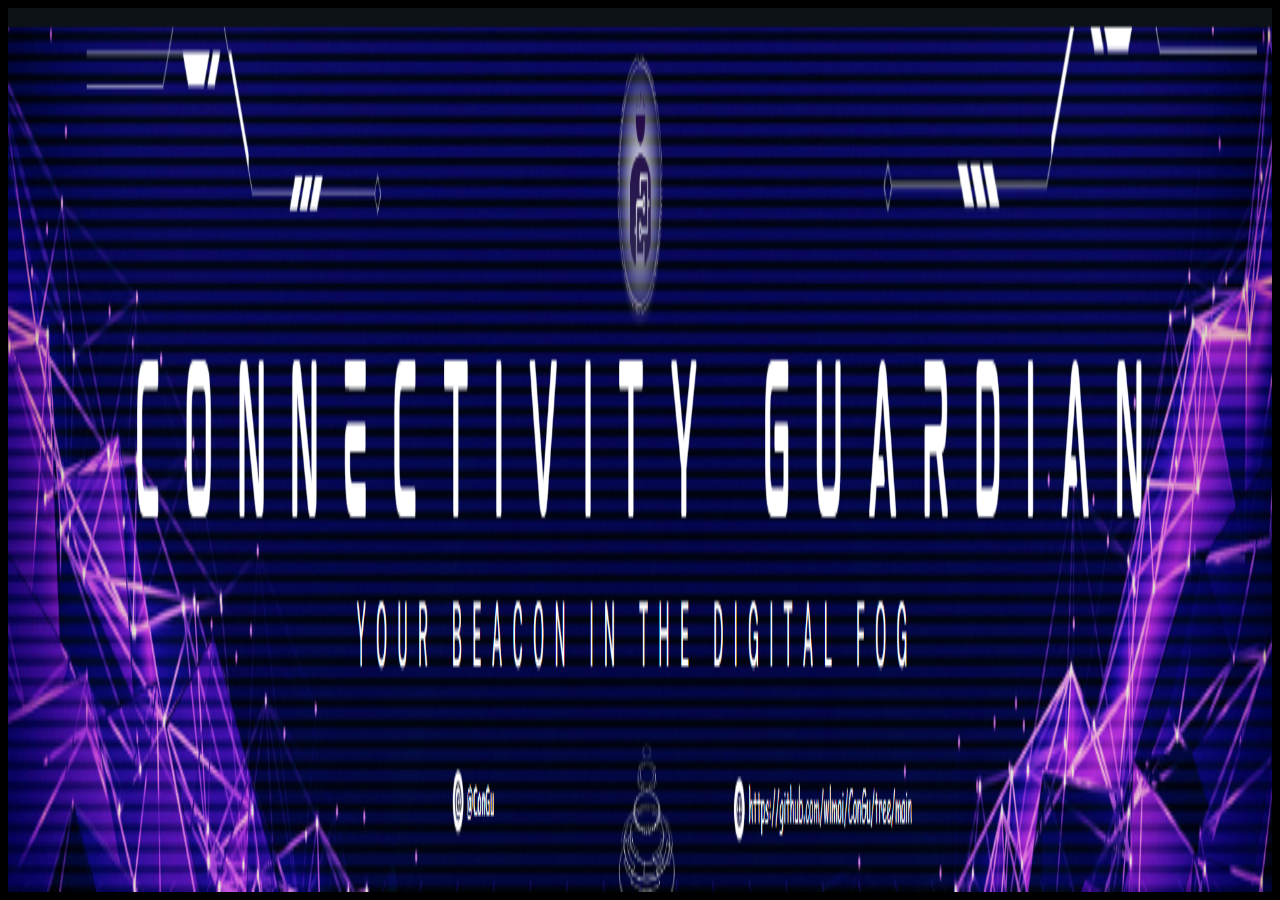
<file: ConGU/atas.html>
<html>
<head><title>MAN Insan Cendekia Serpong</title></head>
<body bgcolor="black">

<center>
	<div style="width: 100%; height: 100%;">
		<img src="cover.png" style="width: 100%; height: 100%;">
	</div>
</center>
</body>
</html>
</file>
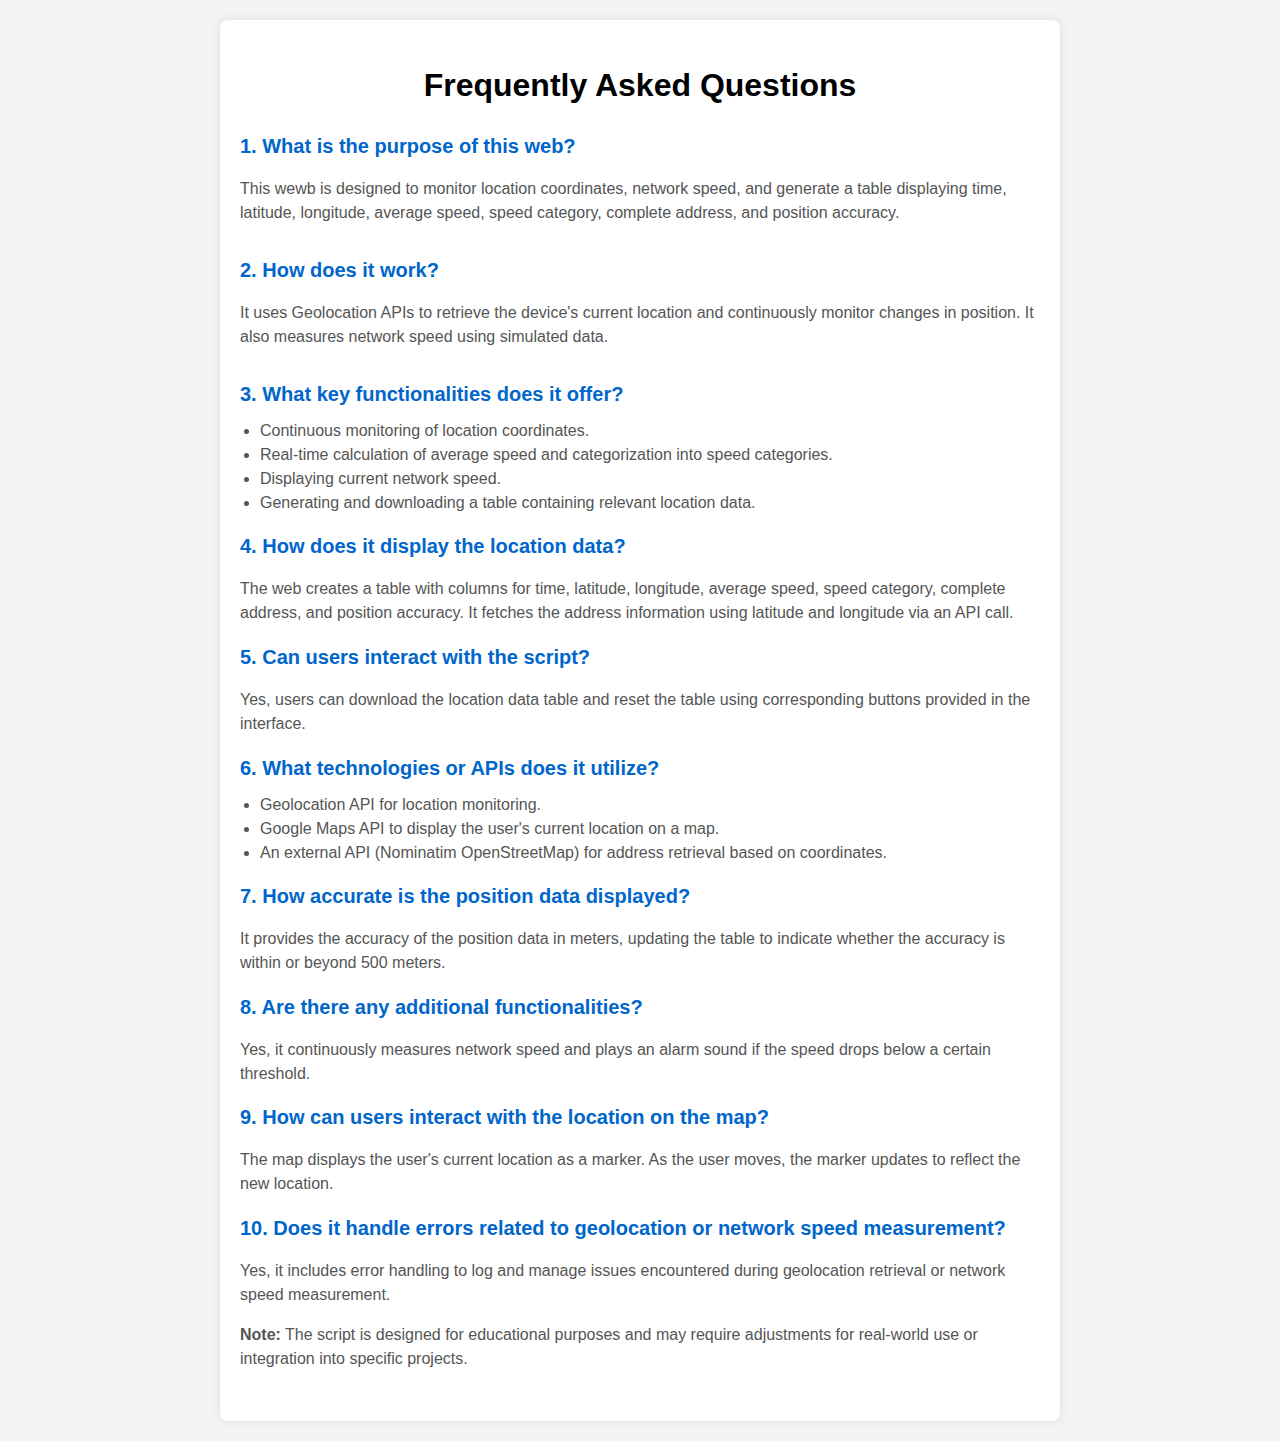
<file: ConGU/faq.html>
<!DOCTYPE html>
<html lang="en">
<head>
  <meta charset="UTF-8">
  <title>FAQ - Location Monitoring & Network Speed</title>
  <link rel="stylesheet" href="styleFAQ.css">
</head>
<body>
  <main>
    <section class="faq">
      <h1>Frequently Asked Questions</h1>
      <div class="faq-item">
        <h2><span class="keyword">1. What is the purpose of this web?</span></h2>
        <p>This wewb is designed to monitor location coordinates, network speed, and generate a table displaying time, latitude, longitude, average speed, speed category, complete address, and position accuracy.</p>
      </div>

      <div class="faq-item">
        <h2><span class="keyword">2. How does it work?</span></h2>
        <p>It uses Geolocation APIs to retrieve the device's current location and continuously monitor changes in position. It also measures network speed using simulated data.</p>
      </div>

      <div class="faq-item">
        <h2><span class="keyword">3. What key functionalities does it offer?</span></h2>
        <div class="answer">
          <ul>
            <li>Continuous monitoring of location coordinates.</li>
            <li>Real-time calculation of average speed and categorization into speed categories.</li>
            <li>Displaying current network speed.</li>
            <li>Generating and downloading a table containing relevant location data.</li>
          </ul>
        </div>

      <div class="faq-item">
        <h2><span class="keyword">4. How does it display the location data?</span></h2>
        <div class="answer">
            <p>The web creates a table with columns for time, latitude, longitude, average speed, speed category, complete address, and position accuracy. It fetches the address information using latitude and longitude via an API call.</p>
        </div>
        
      
    <div class="faq-item">
        <h2><span class="keyword">5. Can users interact with the script?</span></h2>
        <div class="answer">
            <p>Yes, users can download the location data table and reset the table using corresponding buttons provided in the interface.</p>
        </div>

    <div class="faq-item">
        <h2><span class="keyword">6. What technologies or APIs does it utilize?</span></h2>
        <div class="answer">
            <ul>
            <li>Geolocation API for location monitoring.</li>
            <li>Google Maps API to display the user's current location on a map.</li>
            <li>An external API (Nominatim OpenStreetMap) for address retrieval based on coordinates.</li>
            </ul>
        </div>
    <div class="faq-item">
        <h2><span class="keyword">7. How accurate is the position data displayed?</span></h2>
        <div class="answer">
            <p>It provides the accuracy of the position data in meters, updating the table to indicate whether the accuracy is within or beyond 500 meters.</p>
        </div>   
    <div class="faq-item">
        <h2><span class="keyword">8. Are there any additional functionalities?</span></h2>
        <div class="answer">
            <p>Yes, it continuously measures network speed and plays an alarm sound if the speed drops below a certain threshold.</p>
        </div>   
    <div class="faq-item">
        <h2><span class="keyword">9. How can users interact with the location on the map?</span></h2>
        <div class="answer">
            <p>The map displays the user's current location as a marker. As the user moves, the marker updates to reflect the new location.</p>
        </div>   
    <div class="faq-item">
        <h2><span class="keyword">10. Does it handle errors related to geolocation or network speed measurement?</span></h2>
        <div class="answer">
            <p>Yes, it includes error handling to log and manage issues encountered during geolocation retrieval or network speed measurement.
            </p>
        </div>
        

        
    <footer>
        <p><b>Note:</b> The script is designed for educational purposes and may require adjustments for real-world use or integration into specific projects.</p>
    </footer>
    </section>
  </main>
</body>
</html>
</file>
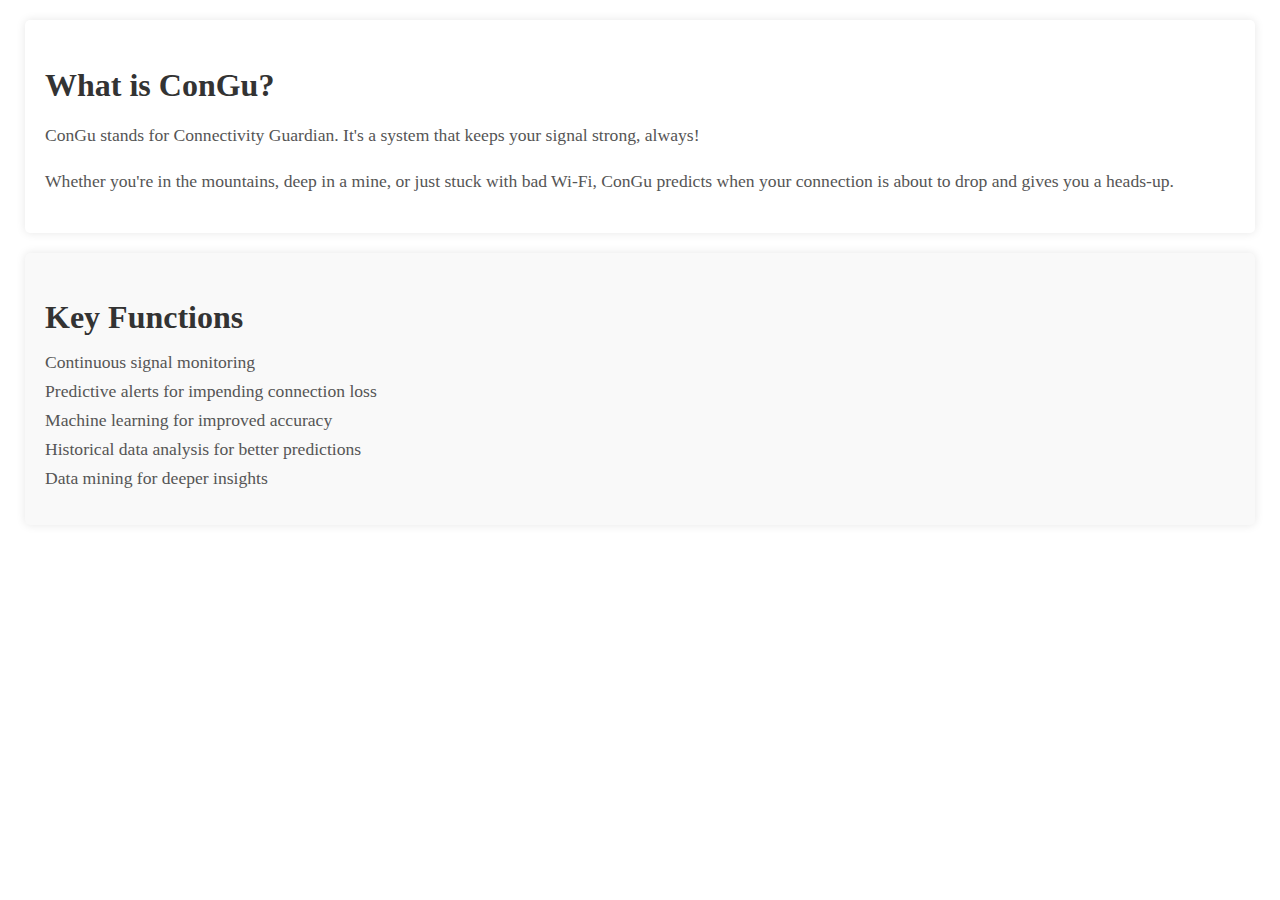
<file: ConGU/home.html>
<!DOCTYPE html>
<html lang="en">
<head>
  <meta charset="UTF-8">
  <meta name="viewport" content="width=device-width, initial-scale=1.0">
  <title>ConGu: Your Connectivity Guardian</title>
  <link rel="stylesheet" href="style.css">
</head>
<body>
  <main>
    <section class="info">
      <h2>What is ConGu?</h2>
      <p>ConGu stands for Connectivity Guardian. It's a system that keeps your signal strong, always!</p>
      <p>Whether you're in the mountains, deep in a mine, or just stuck with bad Wi-Fi, ConGu predicts when your connection is about to drop and gives you a heads-up.</p>
    </section>
    <section class="features">
      <h2>Key Functions</h2>
      <ul>
        <li>Continuous signal monitoring</li>
        <li>Predictive alerts for impending connection loss</li>
        <li>Machine learning for improved accuracy</li>
        <li>Historical data analysis for better predictions</li>
        <li>Data mining for deeper insights</li>
      </ul>
    </section>
  </main>
</body>
</html>
</file>
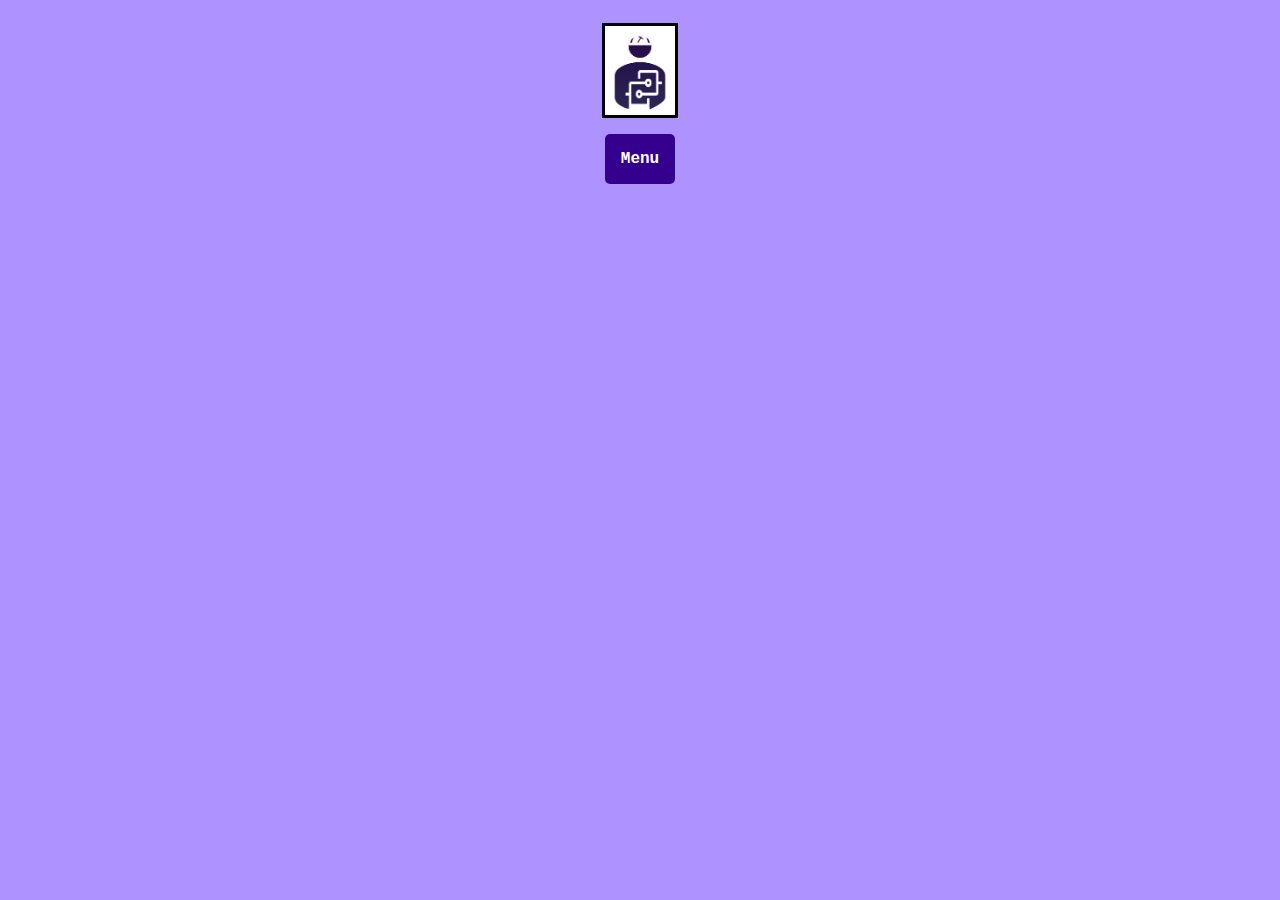
<file: ConGU/kiri.html>
<html>
<head><link rel="stylesheet" href="style.css"></head>
<body style="background-color: rgb(174, 147, 255) ;">
<center>
<br>
<img src="icon.png" width="70px" style="border-style: solid;border-color: bluegreen;">
<br>
<p></p>
<div class="dropdown">
	<button class="dropbtn">Menu</button>
	<div class="dropdown-content">
	  <a href="home.html" target="Kanan">Home</a>
	  <a href="fasilitas.html" target="Kanan">Facility</a>
	  <a href="dokumentasi.html" target="Kanan">Documentation</a>
	  <a href="faq.html" target="Kanan">FAQ</a>
	  <a href="kontak.html" target="Kanan">Contact</a>
	</div>
  </div>
  
  <style>
	.dropdown {
    display: flex;
    justify-content: center;
    align-items: center;
    position: relative;
  }
  
	.dropdown-content {
	  display: none;
	  position: absolute;
	  background-color: #f9f9f9;
	  min-width: 160px;
	  box-shadow: 0px 8px 16px 0px rgba(0,0,0,0.2);
	  z-index: 1;
	}
  
	.dropdown-content a {
	  color: black;
	  padding: 12px 16px;
	  text-decoration: none;
	  display: block;
	}
  
	.dropdown-content a:hover {
	  background-color: #f1f1f1;
	}
  
	.dropdown:hover .dropdown-content {
	  display: block;
	}
  
	.dropbtn {
	  background-color: #34008d;
	  color: white;
	  padding: 16px;
	  font-size: 16px;
	  border: none;
	  cursor: pointer;
	}
  
	.dropbtn:hover {
	  background-color: #34008d;
	}
  </style>
<p></p>
</center>
</body>
</html>
</file>
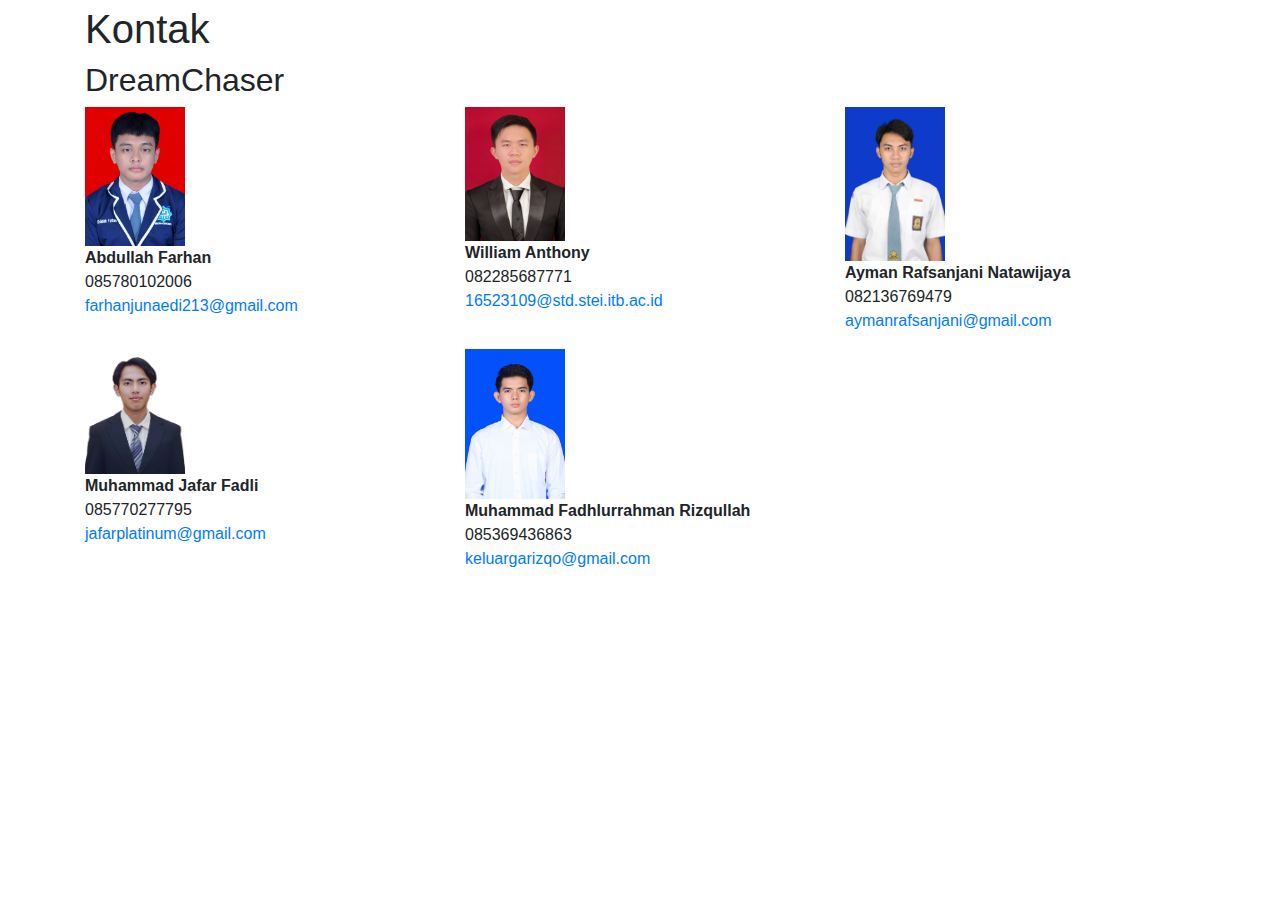
<file: ConGU/kontak.html>
<!DOCTYPE html>
<html>
<head>
  <title>Kontak</title>
  <!-- Link to Bootstrap CDN -->
  <link rel="stylesheet" href="https://stackpath.bootstrapcdn.com/bootstrap/4.5.2/css/bootstrap.min.css">
  <!-- Link to custom CSS file -->
  <link rel="stylesheet" href="style.css">
</head>
<body>
  <div class="container">
    <header class="row">
      <div class="col-12">
        <h1>Kontak</h1>
      </div>
    </header>
    <main class="row">
      <div class="col-12">
        <h2>DreamChaser</h2>
      </div>
      <div class="col-md-6 col-lg-4">
        <!-- Add an image element with src, alt, and class attributes -->
        <img src="resource/foto_pencipta_congu/AbdullahF.png" alt="Abdullah Farhan" class="profile-pic" width="100px">
        <address class="contact">
          <strong>Abdullah Farhan</strong><br>
          085780102006<br>
          <a href="mailto:farhanjunaedi213@gmail.com">farhanjunaedi213@gmail.com</a>
        </address>
      </div>
      <div class="col-md-6 col-lg-4">
        <!-- Add another image element with src, alt, and class attributes -->
        <img src="resource/foto_pencipta_congu/WilliamA.png" alt="William Anthony" class="profile-pic" width="100px">
        <address class="contact">
          <strong>William Anthony</strong><br>
          082285687771<br>
          <a href="mailto:16523109@std.stei.itb.ac.id">16523109@std.stei.itb.ac.id</a>
        </address>
      </div>
      <div class="col-md-6 col-lg-4">
        <!-- Add another image element with src, alt, and class attributes -->
        <img src="resource/foto_pencipta_congu/AymanR.jpeg" alt="Ayman Rafsanjani Natawijaya" class="profile-pic" width="100px">
        <address class="contact">
          <strong>Ayman Rafsanjani Natawijaya</strong><br>
          082136769479<br>
          <a href="mailto:aymanrafsanjani@gmail.com">aymanrafsanjani@gmail.com</a>
        </address>
      </div>
      <div class="col-md-6 col-lg-4">
        <!-- Add another image element with src, alt, and class attributes -->
        <img src="resource/foto_pencipta_congu/MJafar.png" alt="Muhammad Jafar Fadli" class="profile-pic" width="100px">
        <address class="contact">
          <strong>Muhammad Jafar Fadli</strong><br>
          085770277795<br>
          <a href="mailto:jafarplatinum@gmail.com">jafarplatinum@gmail.com</a>
        </address>
      </div>
      <div class="col-md-6 col-lg-4">
        <!-- Add another image element with src, alt, and class attributes -->
        <img src="resource/foto_pencipta_congu/MRizqo.jpg" alt="Muhammad Fadhlurrahman Rizqullah" class="profile-pic" width="100px">
        <address class="contact">
          <strong>Muhammad Fadhlurrahman Rizqullah</strong><br>
          085369436863<br>
          <a href="mailto:keluargarizqo@gmail.com">keluargarizqo@gmail.com</a>
        </address>
      </div>
    </main>
  </div>
</body>
</html>
</file>
<file: ConGU/styleFAQ.css>
body {
    font-family: 'Arial', sans-serif;
    margin: 0;
    padding: 0;
    background-color: #f4f4f4;
  }
  
  main {
    max-width: 800px;
    margin: 20px auto;
    padding: 20px;
    background-color: #fff;
    box-shadow: 0 0 10px rgba(0, 0, 0, 0.1);
    border-radius: 8px;
    line-height: 1.5;
  }
  
  h1 {
    text-align: center;
  }
  
  .faq-item {
    margin-bottom: 30px;
  }
  
  h2 {
    font-size: 20px;
    margin-bottom: 10px;
    color: #333;
  }
  
  .keyword {
    font-weight: bold;
    color: #0066cc;
  }
  
  p {
    font-size: 16px;
    color: #555;
    margin-bottom: 10px;
  }
  
  ul {
    margin-top: 5px;
    margin-bottom: 15px;
    padding-left: 20px;
  }
  
  li {
    font-size: 16px;
    color: #555;
  }
  
  .keyword {
    font-weight: bold;
  }
  
  /* Space between paragraphs within an FAQ item */
  .faq-item p {
    margin-bottom: 15px;
  }
</file>
<file: ConGU/style.css>
body {
    margin: 5px;
    background: rgb(255, 255, 255);
  }
  
    /* Gaya untuk tombol */
button {
    font-family: 'Courier New', Courier, monospace;
    font-weight: bolder;
    padding: 8px 17px;
    font-size: 17px;
    border-radius: 5px;
    background-color:#34008d;
    color:white;
    border: none;
    cursor: pointer;
    transition: background-color 0.3s ease;
  }

button:hover {
  background-color: #2980b9;
  }

canvas {
      position: fixed;
      top: 0;
      left: 0;
      right:0;
      pointer-events: none;
      position: absolute;
    }

.container1 {
  border: 5px solid #6218a2; /* Atur ketebalan, jenis, dan warna garis sesuai keinginan Anda */
  padding: 5px;
  background: #e6cee7;
  width: fit-content; /* Atur lebar kotak */
  height:fit-content;
  margin: 0 auto; /* Agar kotak berada di tengah halaman */
  border-radius: 15px;
}

.container2 {
  border: 5px solid #292e98; /* Atur ketebalan, jenis, dan warna garis sesuai keinginan Anda */
  padding: 5px;
  background: #c4c7ff;
  width: fit-content; /* Atur lebar kotak */
  height: fit-content;
  margin: 0 auto; /* Agar kotak berada di tengah halaman */
  border-radius: 15px;
}

.container3 {
  border: 5px solid #244283; /* Atur ketebalan, jenis, dan warna garis sesuai keinginan Anda */
  padding: 5px;
  background: #72bdff;
  width: fit-content; /* Atur lebar kotak */
  height: fit-content;
  margin: 0 auto; /* Agar kotak berada di tengah halaman */
  border-radius: 15px;
}

.container4 {
  border: 5px solid #236883; /* Atur ketebalan, jenis, dan warna garis sesuai keinginan Anda */
  padding: 5px;
  background: #a0e7ff;
  width: fit-content; /* Atur lebar kotak */
  height: fit-content;
  margin: 0 auto; /* Agar kotak berada di tengah halaman */
  border-radius: 15px;
}

.container5 {
  border: 5px solid #1e726e; /* Atur ketebalan, jenis, dan warna garis sesuai keinginan Anda */
  padding: 5px;
  background: #a5f6f2;
  width: fit-content; /* Atur lebar kotak */
  height: fit-content;
  margin: 0 auto; /* Agar kotak berada di tengah halaman */
  border-radius: 15px;
}


.container-wrapper {
  display: flex;
  justify-content: space-between;
}

/* Gaya untuk section info */
.info {
  padding: 20px;
  background-color: #fff;
  margin: 20px;
  border-radius: 5px;
  box-shadow: 0 0 10px rgba(0, 0, 0, 0.1);
}

.info h2 {
  color: #333;
  font-size: 2em;
  margin-bottom: 10px;
}

.info p {
  color: #555;
  font-size: 1.1em;
  line-height: 1.6;
}

.features {
  padding: 20px;
  background-color: #f9f9f9;
  margin: 20px;
  border-radius: 5px;
  box-shadow: 0 0 10px rgba(0, 0, 0, 0.1);
}

.features h2 {
  color: #333;
  font-size: 2em;
  margin-bottom: 10px;
}

.features ul {
  list-style-type: none;
  padding: 0;
}

.features li {
  color: #555;
  font-size: 1.1em;
  margin-bottom: 8px;
}

/* Efek hover untuk list pada Key Features */
.features li:hover {
  color: #f44336; /* Mengubah warna teks saat dihover */
  cursor: pointer;
}

/* Gaya untuk bagian Action */
.action {
  padding: 20px;
  background-color: #f9f9f9;
  margin: 20px;
  border-radius: 5px;
  box-shadow: 0 0 10px rgba(0, 0, 0, 0.1);
}

.action h2 {
  color: #333;
  font-size: 2em;
  margin-bottom: 10px;
}

/* Gaya untuk tombol */
.action button {
  padding: 10px 20px;
  font-size: 1em;
  background-color: #34008d;
  color: white;
  border: none;
  border-radius: 3px;
  margin-bottom: 10px;
  cursor: pointer;
}

/* Gaya untuk teks dalam container */
.container1,
.container2,
.container3,
.container4,
.container5 {
  font-family: 'Times New Roman', Times, serif;
  font-size: 1.5em;
  color: black;
  font-weight: bold;
  line-height: 1.5;
  margin-bottom: 10px;
}

#downloadButton {
  position:sticky;
  bottom: 20px; /* Ubah sesuai dengan jarak dari bawah yang diinginkan */
  left: 25%;
  transform: translateX(-50%);
}

#clearButton {
  position:sticky;
  bottom: 20px; /* Ubah sesuai dengan jarak dari bawah yang diinginkan */
  left: 50%;
  transform: translateX(-50%);
}

.chart-container {
  position: relative;
  height: 500px;
  margin-top: 40px;
}
</file>
